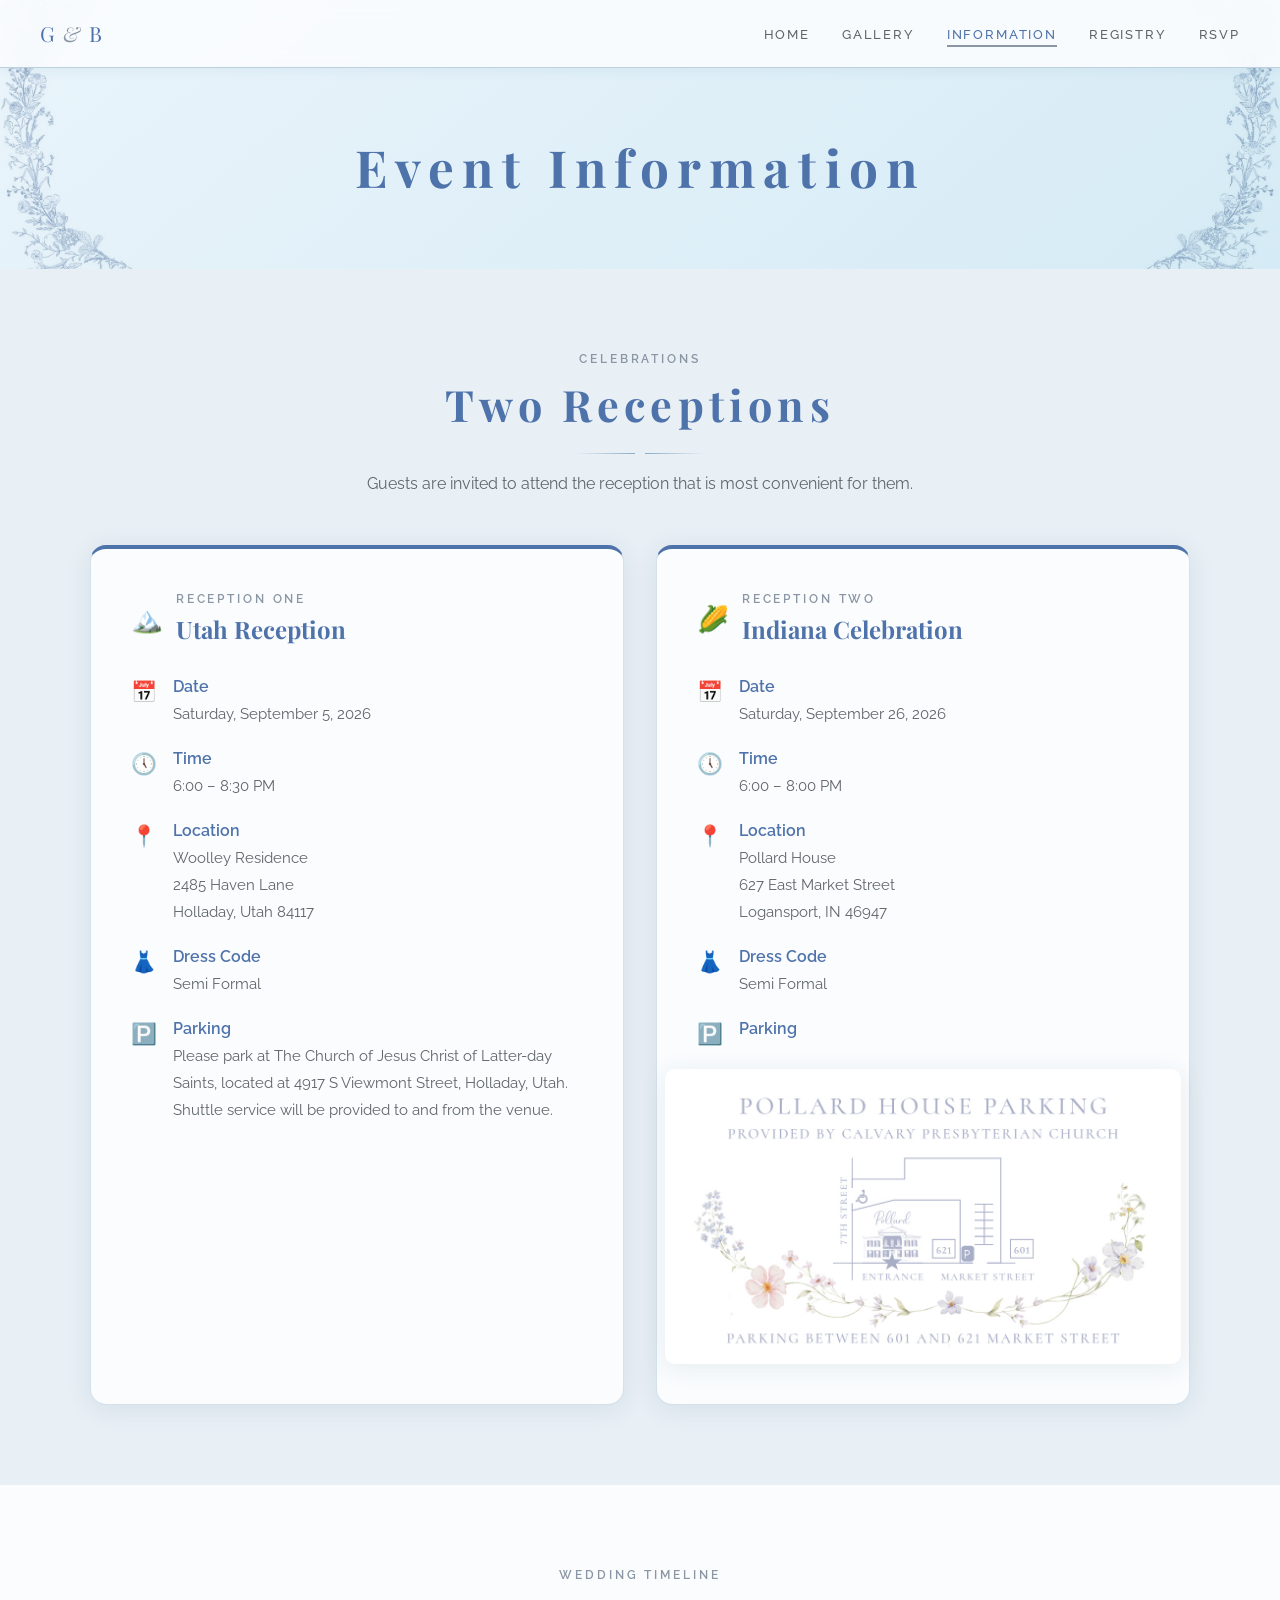
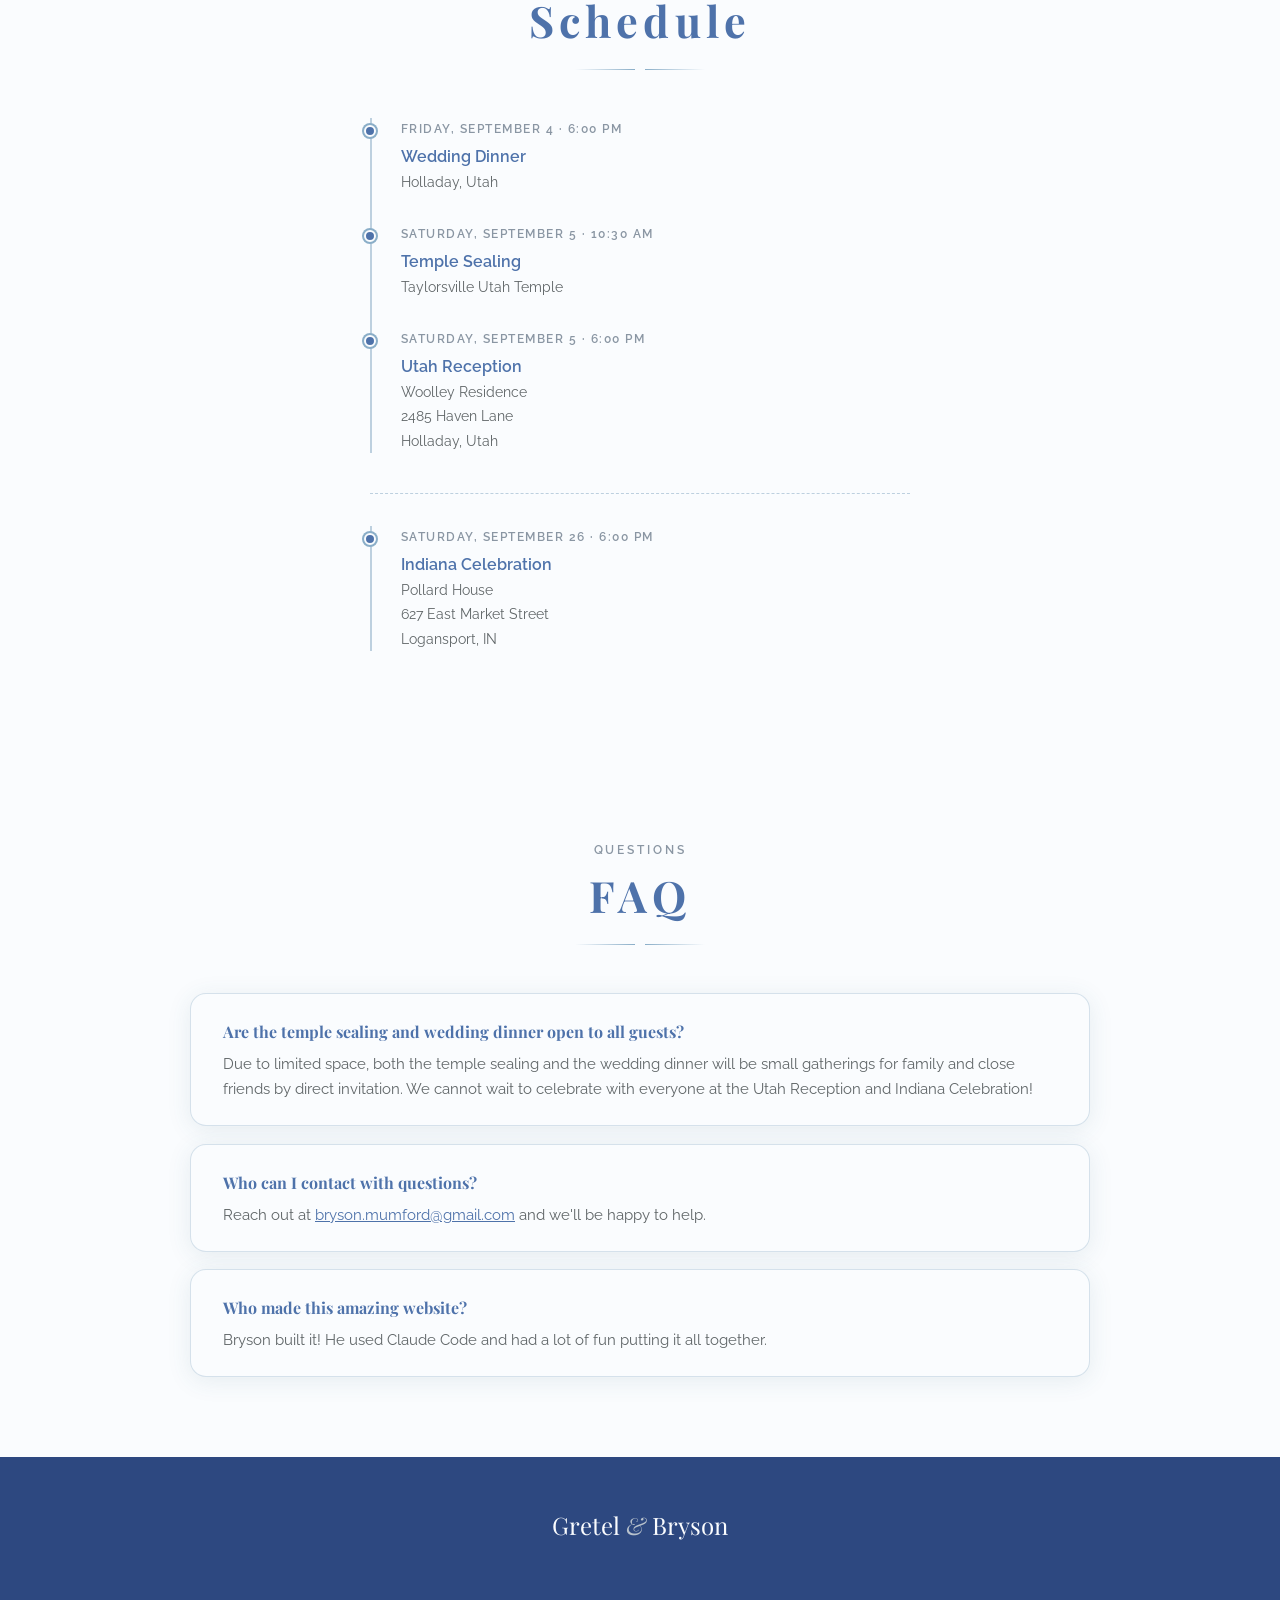
<file: information.html>
<!DOCTYPE html>

<html lang="en">
<head>
<meta charset="utf-8"/>
<meta content="width=device-width, initial-scale=1.0" name="viewport"/>
<meta name="format-detection" content="telephone=no, date=no, address=no, email=no, url=no"/>
<title>Information — Gretel &amp; Bryson</title>
<link href="styles.css" rel="stylesheet"/>
</head>
<body>
<!-- NAV -->
<nav>
<a class="nav-brand" href="index.html">

      G <span>&amp;</span> B
    </a>
<ul class="nav-links">
<li><a href="index.html">Home</a></li>
<li><a href="gallery.html">Gallery</a></li>
<li><a class="active" href="information.html">Information</a></li>
<li><a href="registry.html">Registry</a></li>
<li><a href="rsvp.html">RSVP</a></li>
</ul>
<button class="nav-hamburger" id="nav-hamburger" aria-label="Menu">&#9776;</button>
</nav>
<!-- PAGE HERO -->
<div class="page-hero">
<img alt="" class="page-garland left" src="images/wedding_flowers.jpg"/>
<img alt="" class="page-garland right" src="images/wedding_flowers.jpg"/>
<div class="page-hero-inner">
<h1>Event Information</h1>
</div>
</div>
<!-- TWO RECEPTIONS -->
<section style="background: var(--blue-pale); position:relative; overflow:hidden;">

<div class="section-inner wide" style="position:relative;z-index:1;">
<div style="text-align:center; margin-bottom:3rem;">
<p class="section-label">Celebrations</p>
<h2 class="section-title">Two Receptions</h2>
<div class="divider">

</div>
<p style="color:var(--text-mid); margin-top:1rem; font-size:1rem;">Guests are invited to attend the reception that is most convenient for them.</p>
</div>
<div class="grid-2" style="gap:2rem; align-items:stretch;">
<!-- Utah Reception -->
<div class="card" style="padding:2.5rem; border-top: 4px solid var(--blue-deep);">
<div style="display:flex; align-items:center; gap:0.8rem; margin-bottom:1.4rem;">
<span style="font-size:1.6rem;">🏔️</span>
<div>
<p class="section-label" style="margin:0;">Reception One</p>
<h3 style="font-family:'Playfair Display',serif; font-size:1.5rem; color:var(--blue-dark); margin:0;">Utah Reception</h3>
</div>
</div>
<div class="info-detail">
<span class="info-icon">📅</span>
<div class="info-text">
<strong>Date</strong>
<span>Saturday, September 5, 2026</span>
</div>
</div>
<div class="info-detail">
<span class="info-icon">🕔</span>
<div class="info-text">
<strong>Time</strong>
<span>6:00 – 8:30 PM</span>
</div>
</div>
<div class="info-detail">
<span class="info-icon">📍</span>
<div class="info-text">
<strong>Location</strong>
<span>Woolley Residence<br/>2485 Haven Lane<br/>Holladay, Utah 84117</span>
</div>
</div>
<div class="info-detail">
<span class="info-icon">👗</span>
<div class="info-text">
<strong>Dress Code</strong>
<span>Semi Formal</span>
</div>
</div>
<div class="info-detail">
<span class="info-icon">🅿️</span>
<div class="info-text">
<strong>Parking</strong>
<span>Please park at The Church of Jesus Christ of Latter-day Saints, located at 4917 S Viewmont Street, Holladay, Utah. Shuttle service will be provided to and from the venue.</span>
</div>
</div>
</div>
<!-- Indiana Celebration -->
<div class="card" style="padding:2.5rem; border-top: 4px solid var(--blue-deep);">
<div style="display:flex; align-items:center; gap:0.8rem; margin-bottom:1.4rem;">
<span style="font-size:1.6rem;">🌽</span>
<div>
<p class="section-label" style="margin:0;">Reception Two</p>
<h3 style="font-family:'Playfair Display',serif; font-size:1.5rem; color:var(--blue-dark); margin:0;">Indiana Celebration</h3>
</div>
</div>
<div class="info-detail">
<span class="info-icon">📅</span>
<div class="info-text">
<strong>Date</strong>
<span>Saturday, September 26, 2026</span>
</div>
</div>
<div class="info-detail">
<span class="info-icon">🕔</span>
<div class="info-text">
<strong>Time</strong>
<span>6:00 – 8:00 PM</span>
</div>
</div>
<div class="info-detail">
<span class="info-icon">📍</span>
<div class="info-text">
<strong>Location</strong>
<span>Pollard House<br/>627 East Market Street<br/>Logansport, IN 46947</span>
</div>
</div>
<div class="info-detail">
<span class="info-icon">👗</span>
<div class="info-text">
<strong>Dress Code</strong>
<span>Semi Formal</span>
</div>
</div>
<div class="info-detail">
<span class="info-icon">🅿️</span>
<div class="info-text">
<strong>Parking</strong>
</div>
</div>
<img alt="Pollard House Parking Map" src="Pollard_House_Parking.jpeg" style="width:calc(100% + 4rem); margin-left:-2rem; margin-right:-2rem; margin-top:0.6rem; border-radius:10px; box-shadow:var(--shadow); display:block;"/>
</div>
</div>
</div>
</section>
<!-- SCHEDULE -->
<section style="background: var(--white);">
<div class="section-inner">
<div style="text-align:center; margin-bottom:3rem;">
<p class="section-label">Wedding Timeline</p>
<h2 class="section-title">Schedule</h2>
<div class="divider">

</div>
</div>
<div style="max-width:540px; margin:0 auto;">
<div class="timeline">
<div class="timeline-item">
<p class="timeline-time">Friday, September 4 · 6:00 PM</p>
<p class="timeline-event">Wedding Dinner</p>
<p class="timeline-note">Holladay, Utah</p>
</div>
<div class="timeline-item">
<p class="timeline-time">Saturday, September 5 · 10:30 AM</p>
<p class="timeline-event">Temple Sealing</p>
<p class="timeline-note">Taylorsville Utah Temple</p>
</div>
<div class="timeline-item">
<p class="timeline-time">Saturday, September 5 · 6:00 PM</p>
<p class="timeline-event">Utah Reception</p>
<p class="timeline-note">Woolley Residence<br/>2485 Haven Lane<br/>Holladay, Utah</p>
</div>
</div>
<!-- Indiana Celebration — separate -->
<div style="margin-top:2.5rem; padding-top:2rem; border-top:1px dashed var(--blue-light);">
<div class="timeline">
<div class="timeline-item">
<p class="timeline-time">Saturday, September 26 · 6:00 PM</p>
<p class="timeline-event">Indiana Celebration</p>
<p class="timeline-note">Pollard House<br/>627 East Market Street<br/>Logansport, IN</p>
</div>
</div>
</div>
</div>
</div>
</section>
<!-- FAQ -->
<section style="background: var(--white);">
<div class="section-inner">
<div style="text-align:center; margin-bottom:3rem;">
<p class="section-label">Questions</p>
<h2 class="section-title">FAQ</h2>
<div class="divider">

</div>
</div>
<div style="display:flex; flex-direction:column; gap:1.1rem;">
<div class="card" style="padding:1.5rem 2rem;">
<h3 style="font-size:1rem; margin-bottom:0.35rem;">Are the temple sealing and wedding dinner open to all guests?</h3>
<p style="color:var(--text-mid);font-size:0.92rem;">Due to limited space, both the temple sealing and the wedding dinner will be small gatherings for family and close friends by direct invitation. We cannot wait to celebrate with everyone at the Utah Reception and Indiana Celebration!</p>
</div>
<div class="card" style="padding:1.5rem 2rem;">
<h3 style="font-size:1rem; margin-bottom:0.35rem;">Who can I contact with questions?</h3>
<p style="color:var(--text-mid);font-size:0.92rem;">Reach out at <a href="mailto:bryson.mumford@gmail.com" style="color:var(--blue-deep);">bryson.mumford@gmail.com</a> and we'll be happy to help.</p>
</div>
<div class="card" style="padding:1.5rem 2rem;">
<h3 style="font-size:1rem; margin-bottom:0.35rem;">Who made this amazing website?</h3>
<p style="color:var(--text-mid);font-size:0.92rem;">Bryson built it! He used Claude Code and had a lot of fun putting it all together.</p>
</div>
</div>
</div>
</section>
<!-- FOOTER -->
<footer>


<p class="footer-names">Gretel <span>&amp;</span> Bryson</p>

</footer>
<script>
(function(){
  var btn = document.getElementById('nav-hamburger');
  var nav = document.querySelector('nav');
  if(btn) {
    btn.addEventListener('click', function(){ nav.classList.toggle('nav-open'); });
    document.querySelectorAll('.nav-links a').forEach(function(a){
      a.addEventListener('click', function(){ nav.classList.remove('nav-open'); });
    });
  }
})();
</script>
</body>
</html>
</file>
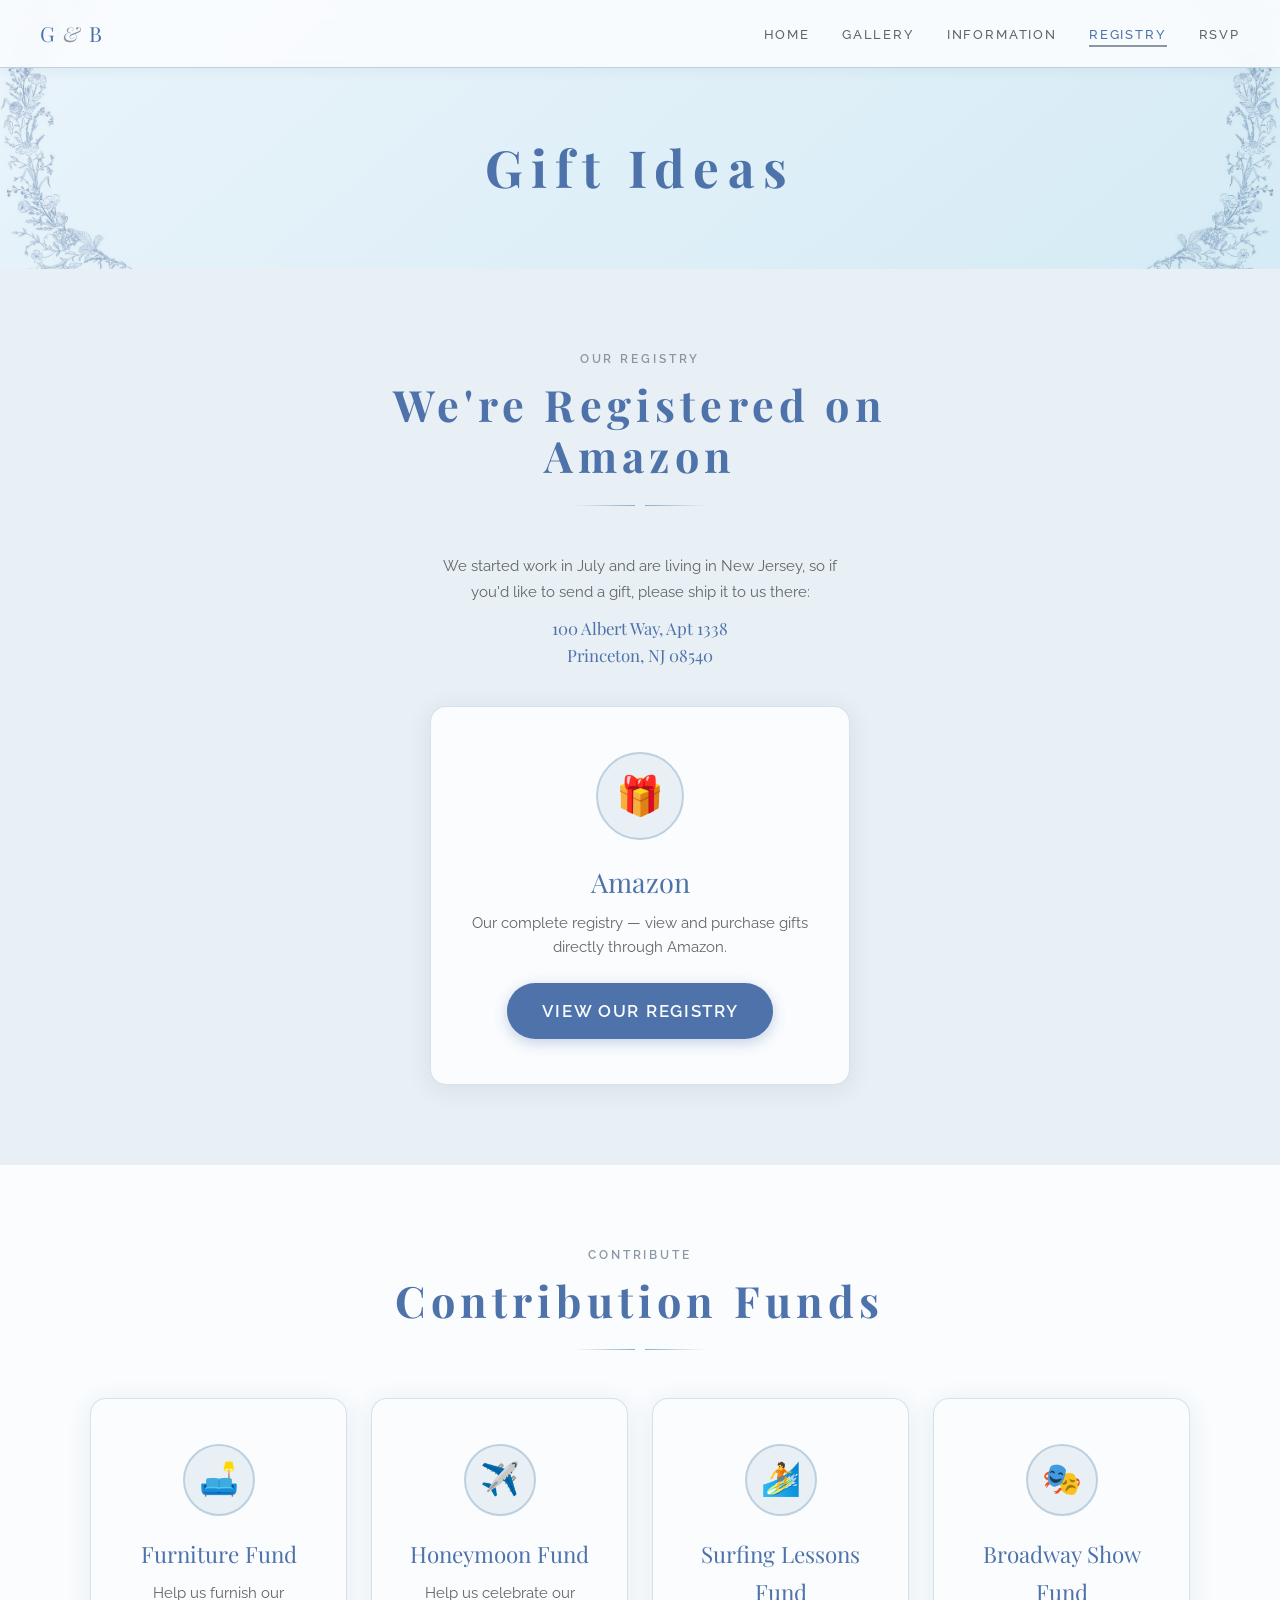
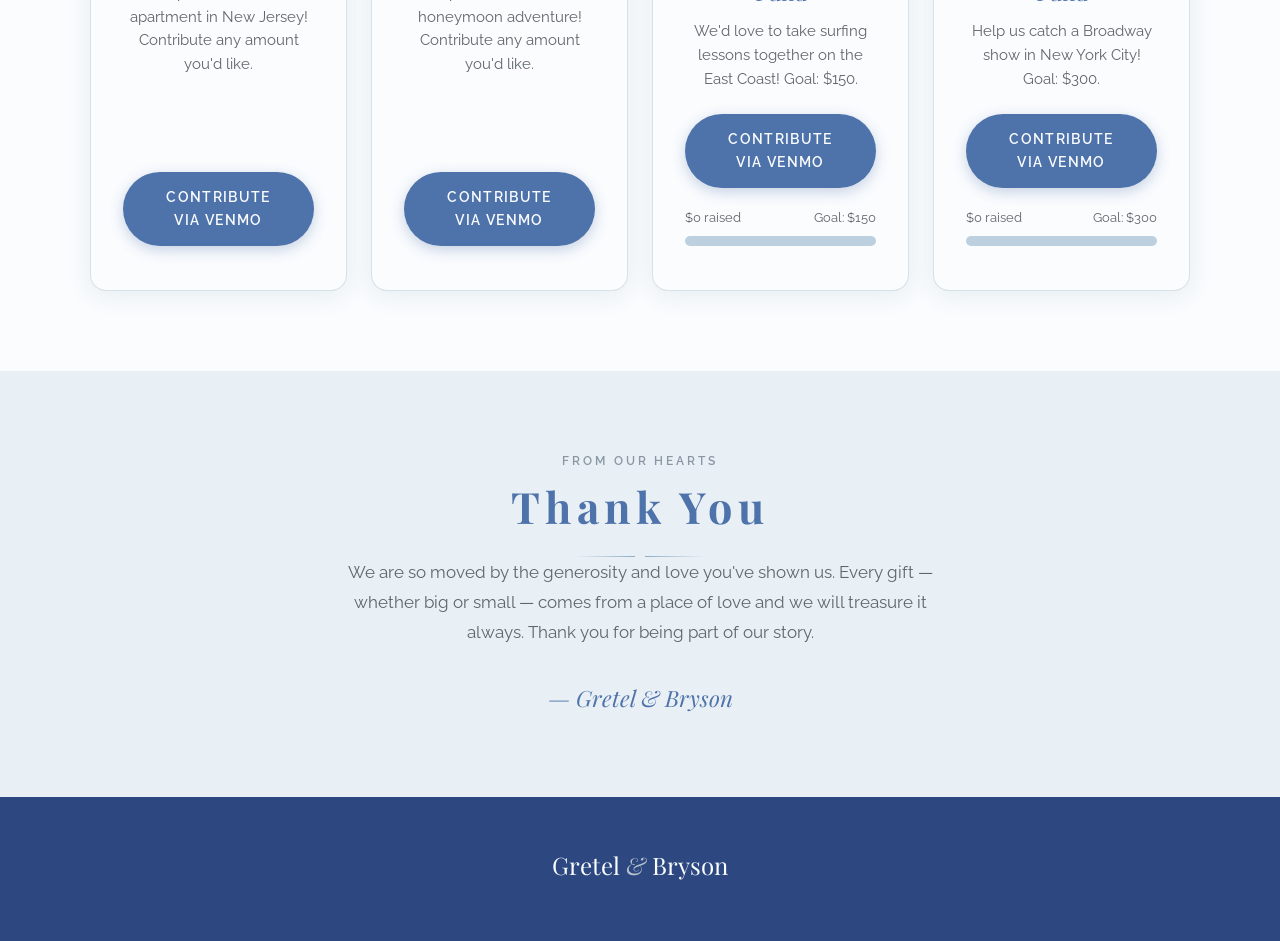
<file: registry.html>
<!DOCTYPE html>

<html lang="en">
<head>
<meta charset="utf-8"/>
<meta content="width=device-width, initial-scale=1.0" name="viewport"/>
<title>Registry — Gretel &amp; Bryson</title>
<link href="styles.css" rel="stylesheet"/>
<style>
    .registry-card {
      text-align: center;
      padding: 2.8rem 2rem;
      display: flex;
      flex-direction: column;
      align-items: center;
    }

    .registry-store-icon {
      width: 72px;
      height: 72px;
      border-radius: 50%;
      background: var(--blue-pale);
      display: flex;
      align-items: center;
      justify-content: center;
      font-size: 2rem;
      margin-bottom: 1.2rem;
      border: 2px solid var(--blue-light);
    }

    .registry-store-name {
      font-family: 'Playfair Display', serif;
      font-size: 1.4rem;
      color: var(--blue-dark);
      margin-bottom: 0.5rem;
    }

    .registry-store-desc {
      color: var(--text-mid);
      font-size: 0.93rem;
      line-height: 1.6;
      margin-bottom: 1.5rem;
      flex-grow: 1;
    }

    .honeymoon-section {
      background: linear-gradient(135deg, var(--blue-deep) 0%, var(--blue-dark) 100%);
      color: var(--white);
      border-radius: 20px;
      padding: 3.5rem 2.5rem;
      text-align: center;
      position: relative;
      overflow: hidden;
    }

    .honeymoon-section::before {
      content: '✈️';
      position: absolute;
      font-size: 8rem;
      opacity: 0.08;
      top: -1rem;
      right: -1rem;
      transform: rotate(15deg);
    }

    .honeymoon-section h2 {
      font-family: 'Playfair Display', serif;
      font-size: 2rem;
      color: var(--white);
      margin-bottom: 1rem;
    }

    .honeymoon-section p {
      color: rgba(255,255,255,0.8);
      font-size: 1rem;
      max-width: 540px;
      margin: 0 auto 2rem;
      line-height: 1.7;
    }

    .contribute-cards {
      display: flex;
      flex-wrap: wrap;
      justify-content: center;
      gap: 1rem;
      margin-bottom: 2rem;
    }

    .contribute-card {
      background: rgba(255,255,255,0.12);
      border: 1px solid rgba(255,255,255,0.25);
      border-radius: 14px;
      padding: 1.2rem 1.8rem;
      color: var(--white);
      text-align: center;
      min-width: 140px;
      backdrop-filter: blur(4px);
    }

    .contribute-card .amount {
      font-family: 'Playfair Display', serif;
      font-size: 1.6rem;
      font-weight: 700;
      display: block;
      margin-bottom: 0.2rem;
    }

    .contribute-card .desc {
      font-size: 0.82rem;
      opacity: 0.8;
      letter-spacing: 0.06em;
    }

    .note-box {
      background: var(--blue-pale);
      border: 1px solid var(--blue-light);
      border-radius: 14px;
      padding: 2rem;
      text-align: center;
    }

    .note-box .note-icon { font-size: 2rem; margin-bottom: 0.8rem; }
    .note-box h3 {
      font-family: 'Playfair Display', serif;
      font-size: 1.5rem;
      color: var(--blue-dark);
      margin-bottom: 0.6rem;
    }
    .note-box p { color: var(--text-mid); font-size: 0.97rem; line-height: 1.7; }

    /* Contribution modal */
    .contrib-modal-overlay {
      display: none;
      position: fixed;
      inset: 0;
      background: rgba(0,0,0,0.5);
      z-index: 1000;
      align-items: center;
      justify-content: center;
      padding: 1rem;
    }
    .contrib-modal-overlay.open { display: flex; }

    .contrib-modal-inner {
      background: var(--white);
      border-radius: 20px;
      padding: 2.5rem;
      max-width: 420px;
      width: 100%;
      box-shadow: 0 20px 60px rgba(0,0,0,0.25);
      position: relative;
    }

    .contrib-amount-wrap {
      display: flex;
      align-items: center;
      border: 2px solid var(--blue-light);
      border-radius: 10px;
      overflow: hidden;
      transition: border-color 0.2s;
    }
    .contrib-amount-wrap:focus-within { border-color: var(--blue-deep); }
    .contrib-amount-wrap .dollar-sign {
      padding: 0.7rem 0.6rem 0.7rem 0.9rem;
      font-weight: 600;
      color: var(--text-mid);
      font-size: 1.1rem;
      user-select: none;
    }
    .contrib-amount-wrap input {
      border: none;
      outline: none;
      flex: 1;
      padding: 0.7rem 0.9rem 0.7rem 0;
      font-size: 1.1rem;
      color: var(--blue-dark);
      background: transparent;
      width: 0;
    }
  </style>
</head>
<body>
<!-- NAV -->
<nav>
<a class="nav-brand" href="index.html">

      G <span>&amp;</span> B
    </a>
<ul class="nav-links">
<li><a href="index.html">Home</a></li>
<li><a href="gallery.html">Gallery</a></li>
<li><a href="information.html">Information</a></li>
<li><a class="active" href="registry.html">Registry</a></li>
<li><a href="rsvp.html">RSVP</a></li>
</ul>
<button class="nav-hamburger" id="nav-hamburger" aria-label="Menu">&#9776;</button>
</nav>
<!-- PAGE HERO -->
<div class="page-hero">
<img alt="" class="page-garland left" src="images/wedding_flowers.jpg"/>
<img alt="" class="page-garland right" src="images/wedding_flowers.jpg"/>
<div class="page-hero-inner">
<h1>Gift Ideas</h1>
</div>
</div>
<!-- REGISTRY -->
<section style="background: var(--blue-pale);">
<div class="section-inner" style="max-width:600px;">
<div style="text-align:center; margin-bottom:3rem;">
<p class="section-label">Our Registry</p>
<h2 class="section-title">We're Registered on Amazon</h2>
<div class="divider"></div>
</div>
<p style="max-width:420px; margin:0 auto 2.2rem; text-align:center; color:var(--text-mid); font-size:0.95rem; line-height:1.7;">
        We started work in July and are living in New Jersey, so if you'd like to send a gift, please ship it to us there:<br/>
<span style="display:inline-block; margin-top:0.6rem; font-family:'Playfair Display',serif; font-size:1.05rem; color:var(--blue-dark); line-height:1.6;">100 Albert Way, Apt 1338<br/>Princeton, NJ 08540</span>
</p>
<div class="card registry-card" style="max-width:420px; margin:0 auto;">
<div class="registry-store-icon" style="width:88px; height:88px; font-size:2.4rem;">🎁</div>
<p class="registry-store-name" style="font-size:1.7rem; margin-bottom:0.4rem;">Amazon</p>
<p class="registry-store-desc">Our complete registry — view and purchase gifts directly through Amazon.</p>
<a class="btn btn-primary" href="https://www.amazon.com/wedding/share/gretelandbryson" rel="noopener" target="_blank" style="font-size:1.05rem; padding:0.85rem 2.2rem;">View Our Registry</a>
</div>
</div>
</section>
<!-- CONTRIBUTION FUNDS -->
<section style="background: var(--white);">
<div class="section-inner wide">
<div style="text-align:center; margin-bottom:3rem;">
<p class="section-label">Contribute</p>
<h2 class="section-title">Contribution Funds</h2>
<div class="divider"></div>
</div>
<div style="display:grid; grid-template-columns:repeat(4,1fr); gap:1.5rem;">
<!-- Furniture Fund -->
<div class="card registry-card">
<div class="registry-store-icon">🛋️</div>
<p class="registry-store-name">Furniture Fund</p>
<p class="registry-store-desc">Help us furnish our apartment in New Jersey! Contribute any amount you'd like.</p>
<a class="btn btn-primary" href="https://venmo.com/Bryson_Mumford" rel="noopener" target="_blank">Contribute via Venmo</a>
</div>
<!-- Honeymoon Fund -->
<div class="card registry-card">
<div class="registry-store-icon">✈️</div>
<p class="registry-store-name">Honeymoon Fund</p>
<p class="registry-store-desc">Help us celebrate our honeymoon adventure! Contribute any amount you'd like.</p>
<a class="btn btn-primary" href="https://venmo.com/Bryson_Mumford" rel="noopener" target="_blank">Contribute via Venmo</a>
</div>
<!-- Surfing Fund -->
<div class="card registry-card">
<div class="registry-store-icon">🏄</div>
<p class="registry-store-name">Surfing Lessons Fund</p>
<p class="registry-store-desc">We'd love to take surfing lessons together on the East Coast! Goal: $150.</p>
<a class="btn btn-primary fund-btn" href="https://venmo.com/Bryson_Mumford" rel="noopener" target="_blank" data-fund="surfing" style="margin-bottom:1.2rem;">Contribute via Venmo</a>
<div style="width:100%;">
<div style="display:flex; justify-content:space-between; font-size:0.82rem; color:var(--text-mid); margin-bottom:0.4rem;">
<span id="surfing-raised">$0 raised</span>
<span>Goal: $150</span>
</div>
<div style="background:var(--blue-light); border-radius:99px; height:10px; overflow:hidden;">
<div id="surfing-bar" style="background:var(--blue-deep); height:100%; width:0%; border-radius:99px; transition:width 0.6s ease;"></div>
</div>
</div>
</div>
<!-- Broadway Show Fund -->
<div class="card registry-card">
<div class="registry-store-icon">🎭</div>
<p class="registry-store-name">Broadway Show Fund</p>
<p class="registry-store-desc">Help us catch a Broadway show in New York City! Goal: $300.</p>
<a class="btn btn-primary fund-btn" href="https://venmo.com/Bryson_Mumford" rel="noopener" target="_blank" data-fund="broadway" style="margin-bottom:1.2rem;">Contribute via Venmo</a>
<div style="width:100%;">
<div style="display:flex; justify-content:space-between; font-size:0.82rem; color:var(--text-mid); margin-bottom:0.4rem;">
<span id="broadway-raised">$0 raised</span>
<span>Goal: $300</span>
</div>
<div style="background:var(--blue-light); border-radius:99px; height:10px; overflow:hidden;">
<div id="broadway-bar" style="background:var(--blue-deep); height:100%; width:0%; border-radius:99px; transition:width 0.6s ease;"></div>
</div>
</div>
</div>
</div>
</div>
</section>
<!-- THANK YOU -->
<section style="background: var(--blue-pale); text-align:center;">
<div class="section-inner" style="max-width:600px;">
<p class="section-label">From Our Hearts</p>
<h2 class="section-title">Thank You</h2>
<div class="divider"></div>
<p style="color:var(--text-mid); font-size:1.05rem; line-height:1.8; margin-bottom:2rem;">
        We are so moved by the generosity and love you've shown us. Every gift — whether big or small — comes from a place of love and we will treasure it always. Thank you for being part of our story.
      </p>
<p style="font-family:'Playfair Display',serif; font-style:italic; font-size:1.4rem; color:var(--blue-dark);">
        — Gretel &amp; Bryson
      </p>
</div>
</section>
<!-- FOOTER -->
<footer>


<p class="footer-names">Gretel <span>&amp;</span> Bryson</p>

</footer>

<!-- Contribution modal -->
<div class="contrib-modal-overlay" id="contrib-modal">
  <div class="contrib-modal-inner">
    <button id="modal-close" aria-label="Close" style="position:absolute; top:1rem; right:1.2rem; background:none; border:none; font-size:1.4rem; cursor:pointer; color:var(--text-mid); line-height:1;">✕</button>
    <div style="text-align:center; margin-bottom:1.6rem;">
      <div id="modal-icon" style="font-size:2.5rem; margin-bottom:0.4rem;"></div>
      <h3 id="modal-title" style="font-family:'Playfair Display',serif; font-size:1.5rem; color:var(--blue-dark); margin-bottom:0.8rem;"></h3>
      <p style="color:var(--text-mid); font-size:0.88rem; line-height:1.65;">How much are you planning to contribute? We use this to track our progress toward the goal — the bar fills up as pledges come in. No pressure on the amount!</p>
    </div>
    <div style="margin-bottom:1.5rem;">
      <label for="contrib-amount" style="display:block; font-size:0.85rem; font-weight:600; letter-spacing:0.05em; color:var(--text-dark); margin-bottom:0.5rem;">Amount (USD)</label>
      <div class="contrib-amount-wrap">
        <span class="dollar-sign">$</span>
        <input id="contrib-amount" type="number" min="1" max="9999" placeholder="0" />
      </div>
    </div>
    <button id="modal-confirm" class="btn btn-primary" style="width:100%; margin-bottom:0.8rem;">Confirm &amp; Go to Venmo</button>
    <div style="text-align:center;">
      <a id="modal-skip" href="#" style="font-size:0.83rem; color:var(--text-light); text-decoration:underline;">Skip &amp; go to Venmo without tracking</a>
    </div>
  </div>
</div>

<script>
(function(){
  var btn = document.getElementById('nav-hamburger');
  var nav = document.querySelector('nav');
  if(btn) {
    btn.addEventListener('click', function(){ nav.classList.toggle('nav-open'); });
    document.querySelectorAll('.nav-links a').forEach(function(a){
      a.addEventListener('click', function(){ nav.classList.remove('nav-open'); });
    });
  }
})();
</script>
<script>
  // ← Paste your deployed Apps Script URL here after setup
  const FUND_SCRIPT_URL = 'https://script.google.com/macros/s/AKfycbxc7jGfLAuZLWUTQcX5lKkkr2FDKoDqHpdAMg3bQzNiuseksRibQOqyXthgCXF3LHyU/exec';

  const FUNDS = {
    surfing:  { icon: '🏄', title: 'Surfing Lessons Fund', goal: 150, raisedEl: 'surfing-raised',  barEl: 'surfing-bar'  },
    broadway: { icon: '🎭', title: 'Broadway Show Fund',   goal: 300, raisedEl: 'broadway-raised', barEl: 'broadway-bar' },
  };

  async function loadTotals() {
    try {
      const res  = await fetch(FUND_SCRIPT_URL);
      const data = await res.json();
      for (const [key, fund] of Object.entries(FUNDS)) {
        const raised = data[key] || 0;
        document.getElementById(fund.raisedEl).textContent = '$' + raised + ' raised';
        document.getElementById(fund.barEl).style.width = Math.min(100, Math.round((raised / fund.goal) * 100)) + '%';
      }
    } catch (e) {}
  }

  let activeFund = null;

  document.querySelectorAll('.fund-btn').forEach(btn => {
    btn.addEventListener('click', e => {
      e.preventDefault();
      activeFund = btn.dataset.fund;
      const fund = FUNDS[activeFund];
      document.getElementById('modal-icon').textContent  = fund.icon;
      document.getElementById('modal-title').textContent = fund.title;
      document.getElementById('contrib-amount').value    = '';
      document.getElementById('contrib-modal').classList.add('open');
      setTimeout(() => document.getElementById('contrib-amount').focus(), 100);
    });
  });

  function closeModal() {
    document.getElementById('contrib-modal').classList.remove('open');
    activeFund = null;
  }

  document.getElementById('modal-close').addEventListener('click', closeModal);

  document.getElementById('contrib-modal').addEventListener('click', e => {
    if (e.target === e.currentTarget) closeModal();
  });

  document.addEventListener('keydown', e => {
    if (e.key === 'Escape') closeModal();
  });

  document.getElementById('modal-confirm').addEventListener('click', async () => {
    const amount = parseFloat(document.getElementById('contrib-amount').value);
    if (!amount || amount <= 0) {
      document.getElementById('contrib-amount').focus();
      return;
    }

    const btn = document.getElementById('modal-confirm');
    btn.disabled    = true;
    btn.textContent = 'Saving…';

    try {
      await fetch(FUND_SCRIPT_URL, {
        method: 'POST',
        body:   JSON.stringify({ fund: activeFund, amount }),
      });
    } catch (e) {}

    window.open('https://venmo.com/Bryson_Mumford', '_blank');
    closeModal();
    loadTotals();
    btn.disabled    = false;
    btn.textContent = 'Confirm & Go to Venmo';
  });

  document.getElementById('modal-skip').addEventListener('click', e => {
    e.preventDefault();
    window.open('https://venmo.com/Bryson_Mumford', '_blank');
    closeModal();
  });

  if (FUND_SCRIPT_URL !== 'PASTE_YOUR_APPS_SCRIPT_URL_HERE') {
    loadTotals();
  }
</script>
</body>
</html>
</file>
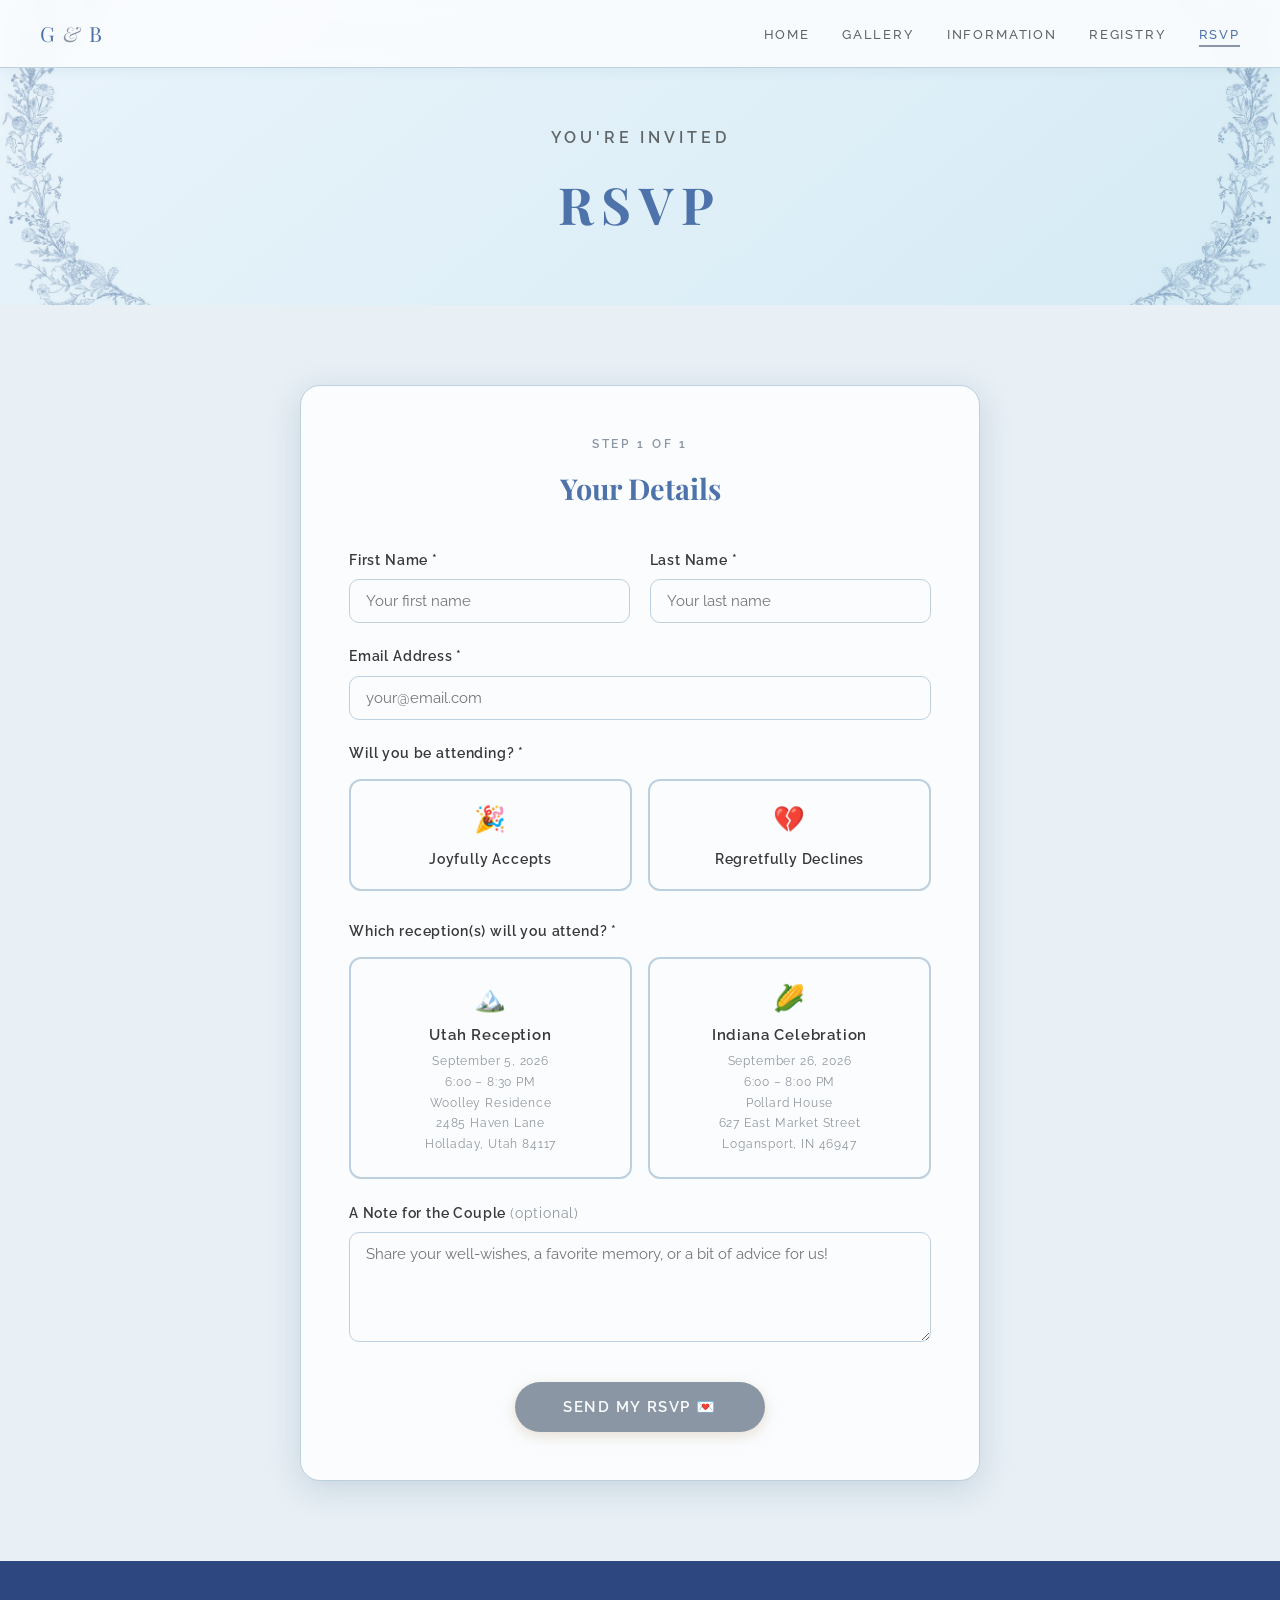
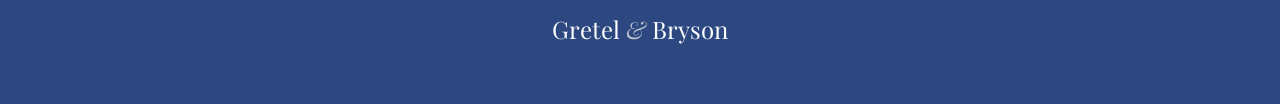
<file: rsvp.html>
<!DOCTYPE html>

<html lang="en">
<head>
<meta charset="utf-8"/>
<meta content="width=device-width, initial-scale=1.0" name="viewport"/>
<title>RSVP — Gretel &amp; Bryson</title>
<link href="styles.css" rel="stylesheet"/>
<style>
    .rsvp-wrap {
      max-width: 680px;
      margin: 0 auto;
      background: var(--white);
      border-radius: 20px;
      padding: 3rem;
      box-shadow: var(--shadow-hover);
      border: 1px solid var(--blue-light);
    }

    .success-msg {
      display: none;
      text-align: center;
      padding: 2.5rem;
    }

    .success-msg .success-icon { font-size: 3rem; margin-bottom: 1rem; }

    .success-msg h2 {
      font-family: 'Playfair Display', serif;
      font-size: 2rem;
      color: var(--blue-dark);
      margin-bottom: 0.6rem;
    }

    .success-msg p { color: var(--text-mid); }

    .guest-count-btn {
      display: inline-flex;
      align-items: center;
      gap: 0.8rem;
    }

    .qty-btn {
      width: 34px; height: 34px;
      border-radius: 50%;
      border: 1.5px solid var(--blue-light);
      background: var(--white);
      color: var(--blue-dark);
      font-size: 1.1rem;
      cursor: pointer;
      display: flex; align-items: center; justify-content: center;
      transition: background 0.2s, border-color 0.2s;
    }

    .qty-btn:hover { background: var(--blue-pale); border-color: var(--blue-mid); }

    #qty-display {
      font-size: 1.2rem;
      font-weight: 600;
      color: var(--blue-dark);
      min-width: 24px;
      text-align: center;
    }

    .attendance-cards {
      display: grid;
      grid-template-columns: 1fr 1fr;
      gap: 1rem;
    }

    .attend-option { position: relative; }

    .attend-option input[type="radio"] {
      position: absolute;
      opacity: 0;
      width: 0;
    }

    .attend-label {
      display: block;
      padding: 1.1rem;
      border: 2px solid var(--blue-light);
      border-radius: 12px;
      text-align: center;
      cursor: pointer;
      transition: all 0.2s;
      font-weight: 600;
      color: var(--text-mid);
    }

    .attend-label .attend-icon { font-size: 1.6rem; display: block; margin-bottom: 0.4rem; }

    .attend-option input:checked + .attend-label {
      border-color: var(--blue-deep);
      background: var(--blue-pale);
      color: var(--blue-dark);
    }

    .reception-cards {
      display: grid;
      grid-template-columns: 1fr 1fr;
      gap: 1rem;
    }

    .reception-option { position: relative; }

    .reception-option input[type="checkbox"] {
      position: absolute;
      opacity: 0;
      width: 0;
    }

    .reception-label {
      display: flex;
      flex-direction: column;
      align-items: center;
      gap: 0.25rem;
      padding: 1.1rem;
      border: 2px solid var(--blue-light);
      border-radius: 12px;
      text-align: center;
      cursor: pointer;
      transition: all 0.2s;
      font-weight: 600;
      color: var(--text-mid);
      height: 100%;
    }

    .reception-icon { font-size: 1.6rem; display: block; }
    .reception-name { font-size: 0.95rem; margin-top: 0.2rem; display: block; }
    .reception-detail { font-size: 0.78rem; font-weight: 400; color: var(--text-light); line-height: 1.4; margin-top: 0.2rem; display: block; }

    .reception-option input:checked + .reception-label {
      border-color: var(--blue-deep);
      background: var(--blue-pale);
      color: var(--blue-dark);
    }

    .reception-option input:checked + .reception-label .reception-detail {
      color: var(--blue-mid);
    }

    .meal-grid { display: grid; grid-template-columns: repeat(auto-fit, minmax(140px, 1fr)); gap: 0.8rem; }

    .meal-option { position: relative; }
    .meal-option input[type="radio"] { position: absolute; opacity: 0; width: 0; }
    .meal-label {
      display: block;
      padding: 0.9rem 0.8rem;
      border: 1.5px solid var(--blue-light);
      border-radius: 10px;
      text-align: center;
      cursor: pointer;
      transition: all 0.2s;
      font-size: 0.9rem;
      font-weight: 600;
      color: var(--text-mid);
    }
    .meal-label .meal-icon { font-size: 1.4rem; display: block; margin-bottom: 0.3rem; }
    .meal-option input:checked + .meal-label {
      border-color: var(--blue-deep);
      background: var(--blue-pale);
      color: var(--blue-dark);
    }

    fieldset { border: none; padding: 0; margin: 0; }
    legend { font-weight: 600; font-size: 0.88rem; letter-spacing: 0.06em; color: var(--text-dark); margin-bottom: 0.8rem; display: block; }

    .submit-row { text-align: center; margin-top: 2rem; }
    .submit-row .btn { padding: 1rem 3rem; font-size: 0.95rem; }
  </style>
</head>
<body>
<!-- NAV -->
<nav>
<a class="nav-brand" href="index.html">

      G <span>&amp;</span> B
    </a>
<ul class="nav-links">
<li><a href="index.html">Home</a></li>
<li><a href="gallery.html">Gallery</a></li>
<li><a href="information.html">Information</a></li>
<li><a href="registry.html">Registry</a></li>
<li><a class="active" href="rsvp.html">RSVP</a></li>
</ul>
<button class="nav-hamburger" id="nav-hamburger" aria-label="Menu">&#9776;</button>
</nav>
<!-- PAGE HERO -->
<div class="page-hero">
<img alt="" class="page-garland left" src="images/wedding_flowers.jpg"/>
<img alt="" class="page-garland right" src="images/wedding_flowers.jpg"/>
<div class="page-hero-inner">
<p class="section-label">You're Invited</p>
<h1>RSVP</h1>
</div>
</div>
<!-- FORM SECTION -->
<section style="background: var(--blue-pale);">
<div class="section-inner">
<div class="rsvp-wrap">
<!-- Success state -->
<div class="success-msg" id="success-msg">
<div class="success-icon">💌</div>
<h2>Thank You!</h2>
<p>Your RSVP has been received. We can't wait to celebrate with you!</p>
<br/>
<a class="btn btn-primary" href="index.html" style="margin-top:0.5rem;">Back to Home</a>
</div>
<!-- Form -->
<form id="rsvp-form" novalidate="">
<div style="text-align:center; margin-bottom:2.2rem;">
<p class="section-label">Step 1 of 1</p>
<h2 style="font-family:'Playfair Display',serif; font-size:1.8rem; color:var(--blue-dark);">Your Details</h2>
</div>
<!-- Name -->
<div class="form-row">
<div class="form-group">
<label for="first-name">First Name *</label>
<input id="first-name" name="first-name" placeholder="Your first name" required="" type="text"/>
</div>
<div class="form-group">
<label for="last-name">Last Name *</label>
<input id="last-name" name="last-name" placeholder="Your last name" required="" type="text"/>
</div>
</div>
<!-- Email -->
<div class="form-group">
<label for="email">Email Address *</label>
<input id="email" name="email" placeholder="your@email.com" required="" type="email"/>
</div>
<!-- Attendance -->
<div class="form-group">
<fieldset>
<legend>Will you be attending? *</legend>
<div class="attendance-cards">
<div class="attend-option">
<input id="attend-yes" name="attendance" required="" type="radio" value="yes"/>
<label class="attend-label" for="attend-yes">
<span class="attend-icon">🎉</span>
                    Joyfully Accepts
                  </label>
</div>
<div class="attend-option">
<input id="attend-no" name="attendance" type="radio" value="no"/>
<label class="attend-label" for="attend-no">
<span class="attend-icon">💔</span>
                    Regretfully Declines
                  </label>
</div>
</div>
</fieldset>
</div>
<!-- Guest count -->
<div class="form-group" id="guest-count-section" style="display:none;">
<label>Number of Guests (including yourself)</label>
<div style="margin-top:0.3rem;">
<div class="guest-count-btn">
<button class="qty-btn" id="qty-minus" type="button">−</button>
<span id="qty-display">1</span>
<button class="qty-btn" id="qty-plus" type="button">+</button>
</div>
<input id="guest-count" name="guest-count" type="hidden" value="1"/>
</div>
</div>
<!-- Reception selection -->
<div class="form-group" id="reception-section">
<fieldset>
<legend>Which reception(s) will you attend? *</legend>
<div class="reception-cards">
<div class="reception-option">
<input id="reception-utah" name="reception-utah" type="checkbox" value="yes"/>
<label class="reception-label" for="reception-utah">
<span class="reception-icon">🏔️</span>
<span class="reception-name">Utah Reception</span>
<span class="reception-detail">September 5, 2026</span>
<span class="reception-detail">6:00 – 8:30 PM</span>
<span class="reception-detail">Woolley Residence</span>
<span class="reception-detail">2485 Haven Lane</span>
<span class="reception-detail">Holladay, Utah 84117</span>
</label>
</div>
<div class="reception-option">
<input id="reception-indiana" name="reception-indiana" type="checkbox" value="yes"/>
<label class="reception-label" for="reception-indiana">
<span class="reception-icon">🌽</span>
<span class="reception-name">Indiana Celebration</span>
<span class="reception-detail">September 26, 2026</span>
<span class="reception-detail">6:00 – 8:00 PM</span>
<span class="reception-detail">Pollard House</span>
<span class="reception-detail">627 East Market Street</span>
<span class="reception-detail">Logansport, IN 46947</span>
</label>
</div>
</div>
</fieldset>
</div>
<!-- Message -->
<div class="form-group">
<label for="message">A Note for the Couple <span style="font-weight:400; color:var(--text-light);">(optional)</span></label>
<textarea id="message" name="message" placeholder="Share your well-wishes, a favorite memory, or a bit of advice for us!"></textarea>
</div>
<div class="submit-row">
<button class="btn btn-gold" id="submit-btn" type="submit">Send My RSVP 💌</button>
</div>
</form>
</div>
</div>
</section>
<!-- FOOTER -->
<footer>


<p class="footer-names">Gretel <span>&amp;</span> Bryson</p>

</footer>
<script>
    // Replace this with your deployed Apps Script URL
    const SCRIPT_URL = 'https://script.google.com/macros/s/AKfycbwKoi6QkC3DT168csr23QfHZ6WbN9ohLd1BaWH8ITBkk_sDAnflDtP1d-YJtt4GhJ8e0A/exec';

    // Show guest count and reception options only when accepting
    document.querySelectorAll('input[name="attendance"]').forEach(radio => {
      radio.addEventListener('change', () => {
        const attending = document.getElementById('attend-yes').checked;
        document.getElementById('guest-count-section').style.display = attending ? 'block' : 'none';
        document.getElementById('reception-section').style.display = attending ? 'block' : 'none';
      });
    });

    // Guest quantity
    let qty = 1;
    document.getElementById('qty-minus').addEventListener('click', () => {
      if (qty > 1) {
        qty--;
        document.getElementById('qty-display').textContent = qty;
        document.getElementById('guest-count').value = qty;
      }
    });
    document.getElementById('qty-plus').addEventListener('click', () => {
      if (qty < 10) {
        qty++;
        document.getElementById('qty-display').textContent = qty;
        document.getElementById('guest-count').value = qty;
      }
    });

    // Form submit
    document.getElementById('rsvp-form').addEventListener('submit', async e => {
      e.preventDefault();

      const firstName  = document.getElementById('first-name').value.trim();
      const lastName   = document.getElementById('last-name').value.trim();
      const email      = document.getElementById('email').value.trim();
      const attendance = document.querySelector('input[name="attendance"]:checked');

      if (!firstName || !lastName || !email || !attendance) {
        alert('Please fill in all required fields.');
        return;
      }

      const attending = attendance.value === 'yes';
      const utahChecked    = document.getElementById('reception-utah').checked;
      const indianaChecked = document.getElementById('reception-indiana').checked;

      if (attending && !utahChecked && !indianaChecked) {
        alert('Please select at least one reception you will attend.');
        return;
      }

      const data = {
        firstName,
        lastName,
        email,
        attendance: attendance.value,
        utahReception:    attending && utahChecked    ? 'Yes' : 'No',
        indianaReception: attending && indianaChecked ? 'Yes' : 'No',
        guestCount: attending ? document.getElementById('guest-count').value : '',
        message:    document.getElementById('message').value.trim(),
      };

      const btn = document.getElementById('submit-btn');
      btn.disabled = true;
      btn.textContent = 'Sending…';

      try {
        await fetch(SCRIPT_URL, { method: 'POST', body: JSON.stringify(data) });
        document.getElementById('rsvp-form').style.display = 'none';
        document.getElementById('success-msg').style.display = 'block';
      } catch (err) {
        alert('Something went wrong. Please try again or email us at bryson.mumford@gmail.com.');
        btn.disabled = false;
        btn.textContent = 'Send My RSVP 💌';
      }
    });
  </script>
<script>
(function(){
  var btn = document.getElementById('nav-hamburger');
  var nav = document.querySelector('nav');
  if(btn) {
    btn.addEventListener('click', function(){ nav.classList.toggle('nav-open'); });
    document.querySelectorAll('.nav-links a').forEach(function(a){
      a.addEventListener('click', function(){ nav.classList.remove('nav-open'); });
    });
  }
})();
</script>
</body>
</html>
</file>
<file: styles.css>
@import url('https://fonts.googleapis.com/css2?family=Playfair+Display:ital,wght@0,400;0,600;0,700;1,400;1,600&family=Raleway:wght@300;400;500;600&display=swap');

*, *::before, *::after { box-sizing: border-box; margin: 0; padding: 0; }

:root {
  --blue-pale:    #e8eff5;
  --blue-light:   #bdd0df;
  --blue-mid:     #8aaec8;
  --blue-deep:    #4e72aa;
  --blue-dark:    #4e72aa;
  --gold:         #8a96a3;
  --gold-light:   #b8c2cc;
  --text-dark:    #38393a;
  --text-mid:     #606668;
  --text-light:   #90979c;
  --white:        #fafcfe;
  --shadow:       0 4px 24px rgba(46,95,122,0.10);
  --shadow-hover: 0 8px 32px rgba(46,95,122,0.18);
}

html { scroll-behavior: smooth; }

body {
  font-family: 'Raleway', sans-serif;
  color: var(--text-dark);
  background: var(--white);
  line-height: 1.7;
}

/* ── FLOWER SVG ASSETS ── */
/* Inline reusable flower used via JS/HTML */
.floral-divider {
  display: flex;
  align-items: center;
  justify-content: center;
  gap: 0.6rem;
  margin: 1.8rem auto;
}

.floral-divider .line {
  height: 1px;
  width: 80px;
  background: linear-gradient(90deg, transparent, var(--blue-mid), transparent);
}

.floral-divider .flower-sm {
  width: 22px;
  height: 22px;
  opacity: 0.7;
}

/* Corner flower decorations */
.flower-corner {
  position: absolute;
  opacity: 0.13;
  pointer-events: none;
}

/* ── NAVIGATION ── */
nav {
  position: fixed;
  top: 0; left: 0; right: 0;
  z-index: 100;
  background: rgba(250,252,254,0.93);
  backdrop-filter: blur(8px);
  border-bottom: 1px solid var(--blue-light);
  padding: 0 2.5rem;
  display: flex;
  align-items: center;
  justify-content: space-between;
  height: 68px;
  box-shadow: 0 2px 12px rgba(46,95,122,0.07);
}

.nav-brand {
  font-family: 'Playfair Display', serif;
  font-size: 1.3rem;
  color: var(--blue-dark);
  text-decoration: none;
  letter-spacing: 0.02em;
  display: flex;
  align-items: center;
  gap: 0.5rem;
}

.nav-brand span { color: var(--gold); font-style: italic; }

.nav-links {
  display: flex;
  gap: 2rem;
  list-style: none;
}

.nav-links a {
  font-family: 'Raleway', sans-serif;
  font-weight: 500;
  font-size: 0.82rem;
  letter-spacing: 0.14em;
  text-transform: uppercase;
  color: var(--text-mid);
  text-decoration: none;
  transition: color 0.2s;
  padding-bottom: 3px;
}

.nav-links a:hover { color: var(--blue-dark); }
.nav-links a.active {
  color: var(--blue-dark);
  border-bottom: 2px solid var(--gold);
}

/* ── BUTTONS ── */
.btn {
  display: inline-block;
  padding: 0.85rem 2.2rem;
  border-radius: 40px;
  font-family: 'Raleway', sans-serif;
  font-weight: 600;
  font-size: 0.85rem;
  letter-spacing: 0.1em;
  text-transform: uppercase;
  text-decoration: none;
  cursor: pointer;
  border: none;
  transition: all 0.25s ease;
}

.btn-primary {
  background: var(--blue-deep);
  color: var(--white);
  box-shadow: 0 4px 14px rgba(78,114,170,0.3);
}
.btn-primary:hover {
  background: #3d62a0;
  box-shadow: 0 6px 20px rgba(78,114,170,0.4);
  transform: translateY(-1px);
}

.btn-outline {
  background: transparent;
  color: var(--blue-dark);
  border: 1.5px solid var(--blue-deep);
}
.btn-outline:hover {
  background: var(--blue-pale);
  transform: translateY(-1px);
}

.btn-gold {
  background: var(--gold);
  color: var(--white);
  box-shadow: 0 4px 14px rgba(196,168,130,0.35);
}
.btn-gold:hover {
  background: #6e7d8c;
  transform: translateY(-1px);
}

/* ── SECTION SHARED ── */
section { padding: 5rem 1.5rem; }

.section-inner { max-width: 900px; margin: 0 auto; }
.section-inner.wide { max-width: 1100px; }

.section-label {
  font-size: 0.75rem;
  letter-spacing: 0.24em;
  text-transform: uppercase;
  color: var(--gold);
  font-weight: 600;
  margin-bottom: 0.6rem;
}

.section-title {
  font-family: 'Playfair Display', serif;
  font-size: clamp(1.9rem, 4vw, 2.7rem);
  color: var(--blue-dark);
  line-height: 1.2;
  margin-bottom: 1rem;
  letter-spacing: 0.12em;
}

/* Floral divider replaces old .divider */
.divider {
  display: flex;
  align-items: center;
  justify-content: center;
  gap: 0.6rem;
  margin: 1.4rem auto 0;
}
.divider::before,
.divider::after {
  content: '';
  height: 1px;
  width: 60px;
  background: linear-gradient(90deg, transparent, var(--blue-mid));
}
.divider::after {
  background: linear-gradient(90deg, var(--blue-mid), transparent);
}
.divider-flower {
  display: inline-block;
  width: 18px;
  height: 18px;
}

/* ── FOOTER ── */
footer {
  background: #2d4880;
  color: rgba(255,255,255,0.65);
  text-align: center;
  padding: 3rem 1rem;
  font-size: 0.88rem;
  position: relative;
  overflow: hidden;
}

footer .footer-flowers {
  position: absolute;
  opacity: 0.08;
  bottom: -20px;
}
footer .footer-flowers.left  { left: -20px; }
footer .footer-flowers.right { right: -20px; transform: scaleX(-1); }

footer .footer-names {
  font-family: 'Playfair Display', serif;
  font-size: 1.5rem;
  color: var(--white);
  margin-bottom: 0.4rem;
}
footer .footer-names span { color: var(--gold-light); font-style: italic; }

/* ── CARDS ── */
.card {
  background: var(--white);
  border-radius: 16px;
  padding: 2rem;
  box-shadow: var(--shadow);
  border: 1px solid rgba(189,208,223,0.6);
  transition: box-shadow 0.25s, transform 0.25s;
}
.card:hover {
  box-shadow: var(--shadow-hover);
  transform: translateY(-3px);
}
.card-icon { font-size: 1.8rem; margin-bottom: 0.9rem; }
.card h3 {
  font-family: 'Playfair Display', serif;
  font-size: 1.2rem;
  color: var(--blue-dark);
  margin-bottom: 0.5rem;
}

.grid-2 { display: grid; grid-template-columns: repeat(auto-fit, minmax(260px,1fr)); gap: 1.5rem; }
.grid-3 { display: grid; grid-template-columns: repeat(auto-fit, minmax(240px,1fr)); gap: 1.5rem; }
.grid-4 { display: grid; grid-template-columns: repeat(auto-fit, minmax(200px,1fr)); gap: 1.5rem; }

/* ── FORMS ── */
.form-group { margin-bottom: 1.4rem; }
.form-group label {
  display: block;
  font-weight: 600;
  font-size: 0.85rem;
  letter-spacing: 0.06em;
  color: var(--text-dark);
  margin-bottom: 0.45rem;
}
.form-group input,
.form-group select,
.form-group textarea {
  width: 100%;
  padding: 0.75rem 1rem;
  border: 1.5px solid var(--blue-light);
  border-radius: 10px;
  font-family: 'Raleway', sans-serif;
  font-size: 0.95rem;
  color: var(--text-dark);
  background: var(--white);
  transition: border-color 0.2s, box-shadow 0.2s;
  outline: none;
}
.form-group input:focus,
.form-group select:focus,
.form-group textarea:focus {
  border-color: var(--blue-deep);
  box-shadow: 0 0 0 3px rgba(74,122,155,0.12);
}
.form-group textarea { resize: vertical; min-height: 110px; }
.form-row { display: grid; grid-template-columns: 1fr 1fr; gap: 1.2rem; }

/* ── BOTANICAL GARLANDS — homepage hero ── */
.hero-garland {
  position: absolute;
  height: clamp(320px, 60vh, 580px);
  width: auto;
  pointer-events: none;
  z-index: 1;
  mix-blend-mode: multiply;
  opacity: 0.92;
  top: calc(37% - 2em);
}
.hero-garland.left {
  left: max(0px, calc(50% - 480px));
  transform: translateY(-50%);
}
.hero-garland.right {
  right: max(0px, calc(50% - 480px));
  transform: translateY(-50%) scaleX(-1);
}
@media (orientation: landscape) and (max-height: 600px) {
  .hero-garland { height: clamp(280px, 80vh, 420px); top: 33%; }
  .hero-garland.left  { left: max(0px, calc(50% - 360px)); }
  .hero-garland.right { right: max(0px, calc(50% - 360px)); }
}

/* ── BOTANICAL GARLANDS — inner page banners ── */
.page-garland {
  position: absolute;
  height: 110%;
  width: auto;
  pointer-events: none;
  z-index: 0;
  mix-blend-mode: multiply;
  opacity: 0.80;
  top: 50%;
}
.page-garland.left  { left: -10px;  transform: translateY(-50%); }
.page-garland.right { right: -10px; transform: translateY(-50%) scaleX(-1); }
@media (max-width: 600px) {
  .page-garland { opacity: 0.55; }
}

/* ── HERO (index) ── */
.hero {
  min-height: 100vh;
  background: var(--white);
  display: flex;
  flex-direction: column;
  align-items: center;
  justify-content: center;
  text-align: center;
  padding: 7rem 1.5rem 10rem;
  position: relative;
  overflow: hidden;
}

.hero-content {
  position: relative;
  z-index: 2;
  display: flex;
  flex-direction: column;
  align-items: center;
  justify-content: space-between;
  min-height: 86vh;
  width: 100%;
}

.hero-names-wrap { text-align: center; display: flex; flex-direction: column; align-items: center; justify-content: center; }

.hero-name-line {
  font-family: 'Playfair Display', serif;
  font-size: clamp(2rem, 5.2vw, 3.6rem);
  color: #4e72aa;
  letter-spacing: 0.3em;
  line-height: 1.3;
  margin: 0;
  font-weight: 400;
}

.hero-and {
  font-family: 'Raleway', sans-serif;
  font-size: 0.9rem;
  color: #8a96a3;
  letter-spacing: 0.06em;
  margin: 1rem 0;
  font-weight: 400;
  text-align: center;
  transform: translateX(-0.9em);
}

.hero-date-wrap { text-align: center; transform: translateY(5rem); }

.hero-date {
  font-family: 'Playfair Display', serif;
  font-size: clamp(0.85rem, 1.8vw, 1.1rem);
  color: #4e72aa;
  letter-spacing: 0.26em;
  margin-bottom: 0.5rem;
  font-style: normal;
}

.hero-location {
  font-size: 0.82rem;
  color: #8a96a3;
  letter-spacing: 0.08em;
  text-transform: none;
  margin-bottom: 0;
}


/* ── PAGE HERO (inner pages) ── */
.page-hero {
  padding-top: 68px;
  background: linear-gradient(140deg, #eaf4fb, #d5ebf5);
  text-align: center;
  position: relative;
  overflow: hidden;
}
.page-hero-flower {
  position: absolute;
  opacity: 0.1;
  pointer-events: none;
}
.page-hero-flower.left  { left: -30px; bottom: -30px; width: 200px; }
.page-hero-flower.right { right: -30px; top: -30px; width: 200px; transform: rotate(180deg); }

.page-hero-inner { padding: 3.5rem 1.5rem 3rem; position: relative; z-index: 1; }
.page-hero h1 {
  font-family: 'Playfair Display', serif;
  font-size: clamp(2.2rem, 5vw, 3.2rem);
  color: var(--blue-dark);
  margin-bottom: 0.6rem;
  letter-spacing: 0.16em;
}
.page-hero p { color: var(--text-mid); font-size: 1rem; }

/* ── INFO PAGE ── */
.info-detail { display: flex; align-items: flex-start; gap: 1rem; margin-bottom: 1.1rem; }
.info-icon { font-size: 1.3rem; flex-shrink: 0; margin-top: 0.1rem; }
.info-text strong { display: block; color: var(--blue-dark); font-weight: 600; }
.info-text span { color: var(--text-mid); font-size: 0.93rem; }

.timeline { border-left: 2px solid var(--blue-light); padding-left: 1.8rem; }
.timeline-item { position: relative; margin-bottom: 1.8rem; }
.timeline-item::before {
  content: '';
  position: absolute;
  left: -2.3rem; top: 0.4rem;
  width: 12px; height: 12px;
  border-radius: 50%;
  background: var(--blue-deep);
  border: 2px solid var(--white);
  box-shadow: 0 0 0 2px var(--blue-mid);
}
.timeline-time {
  font-size: 0.78rem;
  letter-spacing: 0.12em;
  text-transform: uppercase;
  color: var(--gold);
  font-weight: 600;
  margin-bottom: 0.2rem;
}
.timeline-event { font-weight: 600; color: var(--blue-dark); text-decoration: none; }
.timeline-note { font-size: 0.9rem; color: var(--text-mid); text-decoration: none; }
.timeline-event a, .timeline-note a { color: inherit; text-decoration: none; pointer-events: none; }

/* ── OUR STORY GALLERY ── */
.photo-gallery {
  columns: 3;
  column-gap: 1rem;
}
@media (max-width: 860px) { .photo-gallery { columns: 2; } }
@media (max-width: 540px) { .photo-gallery { columns: 1; } }

.photo-gallery-item {
  break-inside: avoid;
  margin-bottom: 1rem;
  border-radius: 14px;
  overflow: hidden;
  box-shadow: var(--shadow);
  border: 3px solid var(--white);
  transition: transform 0.3s, box-shadow 0.3s;
  display: block;
  cursor: pointer;
}
.photo-gallery-item:hover {
  transform: scale(1.02);
  box-shadow: var(--shadow-hover);
}
.photo-gallery-item img {
  width: 100%;
  display: block;
  object-fit: cover;
}

/* Lightbox */
.lightbox {
  display: none;
  position: fixed;
  inset: 0;
  background: rgba(30,50,65,0.9);
  z-index: 999;
  align-items: center;
  justify-content: center;
  padding: 2rem;
}
.lightbox.open { display: flex; }
.lightbox img {
  max-width: 90vw;
  max-height: 88vh;
  border-radius: 12px;
  box-shadow: 0 20px 60px rgba(0,0,0,0.5);
  object-fit: contain;
}
.lightbox-close {
  position: absolute;
  top: 1.2rem; right: 1.5rem;
  color: var(--white);
  font-size: 2rem;
  cursor: pointer;
  line-height: 1;
  background: none;
  border: none;
  opacity: 0.8;
}
.lightbox-close:hover { opacity: 1; }
.lightbox-nav {
  position: absolute;
  top: 50%;
  transform: translateY(-50%);
  background: rgba(255,255,255,0.15);
  border: none;
  color: var(--white);
  font-size: 1.8rem;
  cursor: pointer;
  border-radius: 50%;
  width: 48px; height: 48px;
  display: flex; align-items: center; justify-content: center;
  transition: background 0.2s;
}
.lightbox-nav:hover { background: rgba(255,255,255,0.28); }
.lightbox-nav.prev { left: 1rem; }
.lightbox-nav.next { right: 1rem; }

/* ── REGISTRY ── */
.registry-store-icon {
  width: 68px; height: 68px;
  border-radius: 50%;
  background: var(--blue-pale);
  display: flex; align-items: center; justify-content: center;
  font-size: 1.8rem;
  margin: 0 auto 1.1rem;
  border: 2px solid var(--blue-light);
}
.registry-store-name {
  font-family: 'Playfair Display', serif;
  font-size: 1.35rem;
  color: var(--blue-dark);
  margin-bottom: 0.5rem;
}

/* ── HAMBURGER ── */
.nav-hamburger {
  display: none;
  background: none;
  border: none;
  font-size: 1.6rem;
  color: var(--blue-dark);
  cursor: pointer;
  padding: 0.25rem 0.5rem;
  line-height: 1;
}

/* ── RESPONSIVE ── */

/* Portrait mobile: hamburger menu */
@media (max-width: 640px) and (orientation: portrait) {
  .form-row { grid-template-columns: 1fr; }
  nav { padding: 0 1rem; }
  .nav-hamburger { display: block; }
  .hero-content { min-height: 28vh; }
  .hero { padding: 2rem 1.5rem 0; }
  .nav-links {
    display: none;
    position: absolute;
    top: 100%;
    left: 0; right: 0;
    background: var(--white);
    flex-direction: column;
    gap: 0;
    padding: 0.5rem 0 1rem;
    box-shadow: 0 4px 12px rgba(46,95,122,0.10);
    border-top: 1px solid var(--blue-light);
  }
  .nav-links li { text-align: center; }
  .nav-links a { display: block; padding: 0.7rem 1.5rem; font-size: 0.95rem; }
  nav.nav-open .nav-links { display: flex; }
}

/* Landscape mobile: regular tabs + hero spacing */
@media (orientation: landscape) and (max-height: 600px) {
  .form-row { grid-template-columns: 1fr; }
  .hero-content { min-height: 85vh; gap: 4rem; }
  .hero { padding: 5rem 4rem 2rem; }
  .hero-date-wrap { transform: translateY(1rem); }
  .hero-names-wrap { margin-top: 2rem; }
}

@media (orientation: portrait) {
  .hero { justify-content: center; min-height: 70vh; padding: 5rem 1.5rem 2rem; }
  .hero-content { min-height: unset; justify-content: flex-start; gap: 4rem; }
  .hero-names-wrap { transform: none; margin-top: 2rem; }
  .hero-date-wrap { transform: none; }
  .hero-garland { height: clamp(130px, 28vh, 210px); top: 34%; }
  .temple-img { width: 180px !important; }
  .hero-garland.left  { left: 10px; }
  .hero-garland.right { right: 10px; }
  .hero-name-line { font-size: clamp(1.25rem, 3.6vw, 2.2rem); }
  .hero-and { transform: translateX(-0.5em); font-size: 0.65rem; margin: 0.2rem 0; }
  .nav-buttons-section { padding: 0.5rem 1.5rem 1rem !important; }
}
</file>
